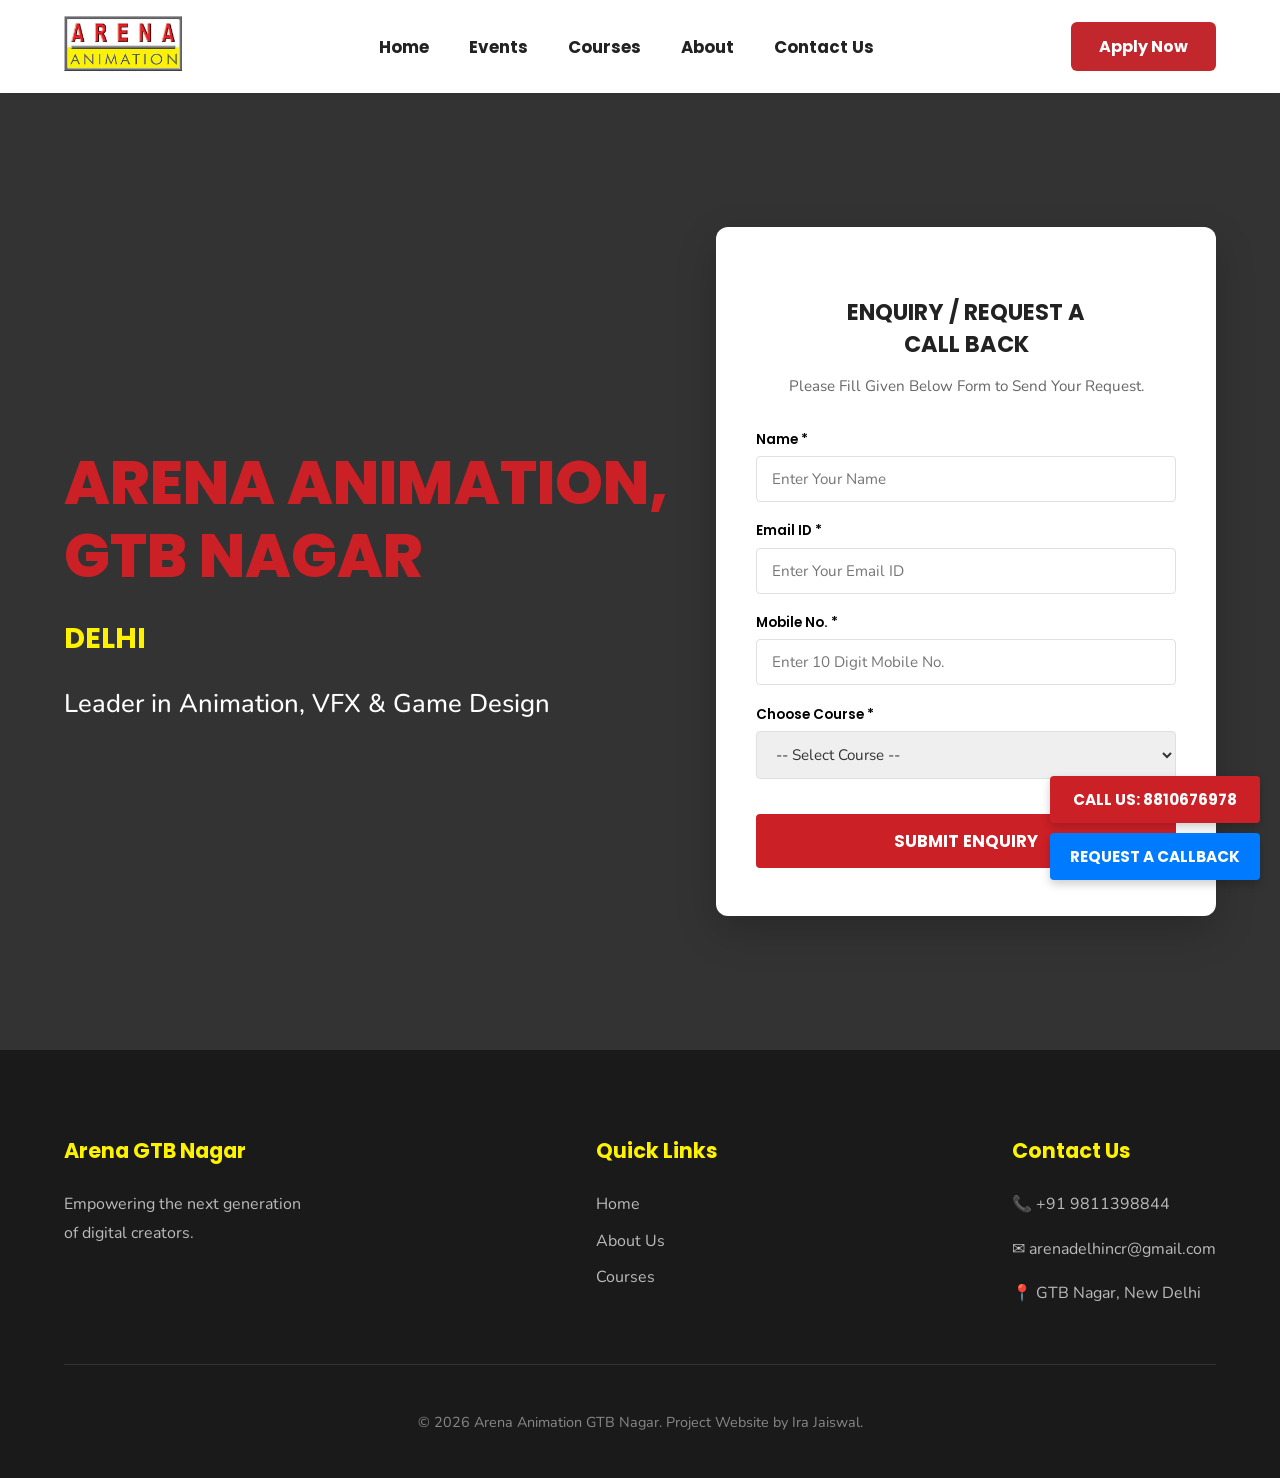
<file: contact.html>
<!DOCTYPE html>
<html lang="en">
<head>
    <meta charset="UTF-8">
    <meta name="viewport" content="width=device-width, initial-scale=1.0">
    <title>Contact Us - Arena Animation GTB Nagar</title>
    <link rel="preconnect" href="https://fonts.googleapis.com">
    <link rel="preconnect" href="https://fonts.gstatic.com" crossorigin>
    <link href="https://fonts.googleapis.com/css2?family=Nunito:wght@400;600&family=Poppins:wght@500;700;800&display=swap" rel="stylesheet">
    
    <link rel="stylesheet" href="contact.css">
</head>
<body>

    <header>
        <nav class="navbar">
            <div class="logo">
                <img src="img/logoaa.jpg" alt="Arena Animation Logo">
            </div>
            <ul class="nav-links">
                <li><a href="index.html">Home</a></li>
                <li><a href="event.html">Events</a></li>
                <li><a href="courses.html">Courses</a></li>
                <li><a href="about.html">About</a></li>
                <li><a href="contact.html">Contact Us</a></li>
            </ul>
            <a href="contact.html" class="btn-primary">Apply Now</a>
        </nav>
    </header>

    <section id="home" class="hero-section">
        <div class="hero-text">
            <h1>ARENA ANIMATION,<br>GTB NAGAR</h1>
            <h2>DELHI</h2>
            <p>Leader in Animation, VFX & Game Design</p>
        </div>
        <div class="hero-form-box">
            <h3>ENQUIRY / REQUEST A<br>CALL BACK</h3>
            <p class="form-subtitle">Please Fill Given Below Form to Send Your Request.</p>
            <form action="#" method="post">
                <div class="form-group">
                    <label>Name *</label>
                    <input type="text" placeholder="Enter Your Name" required>
                </div>
                <div class="form-group">
                    <label>Email ID *</label>
                    <input type="email" placeholder="Enter Your Email ID" required>
                </div>
                <div class="form-group">
                    <label>Mobile No. *</label>
                    <input type="tel" placeholder="Enter 10 Digit Mobile No." required>
                </div>
                <div class="form-group">
                    <label>Choose Course *</label>
                    <select required>
                        <option value="" disabled selected>-- Select Course --</option>
                        <optgroup label="Animation Programs">
                            <option value="Animation Prime">Animation Prime</option>
                            <option value="Animation Film Design">Animation Film Design</option>
                        </optgroup>
                        <optgroup label="Visual Effects (VFX) Programs">
                            <option value="VFX Prime">VFX Prime</option>
                            <option value="VFX Film Making">VFX Film Making</option>
                            <option value="Compositing & Editing">Compositing & Editing</option>
                        </optgroup>
                        <optgroup label="UI/UX & Web Design">
                            <option value="UI/UX Design">UI/UX Design</option>
                            <option value="GWDD">GWDD (Graphics, Web Design & Dev)</option>
                        </optgroup>
                        <optgroup label="Gaming Programs">
                            <option value="Game Art Program">Game Art Program</option>
                            <option value="Game Design">Game Design</option>
                        </optgroup>
                        <optgroup label="Digital Marketing & Broadcast">
                            <option value="Digital Advertising & Marketing">Digital Advertising & Marketing</option>
                            <option value="Broadcast Prime">Broadcast Prime</option>
                        </optgroup>
                        <optgroup label="Short-Term Certifications">
                            <option value="Print & Publishing Specialist">Print & Publishing Specialist</option>
                            <option value="Audio-Video Editing Pro">Audio-Video Editing Pro</option>
                            <option value="3D Architecture Visualization">3D Architecture Visualization</option>
                            <option value="Motion Graphics">Motion Graphics</option>
                        </optgroup>
                    </select>
                </div>
                <button type="submit" class="btn-submit">SUBMIT ENQUIRY</button>
            </form>
        </div>
    </section>

    <div class="floating-buttons">
        <a href="tel:8810676978" class="btn-float-red">CALL US: 8810676978</a>
        <a href="#home" class="btn-float-blue">REQUEST A CALLBACK</a>
    </div>

    <footer id="contact">
        <div class="footer-content">
            <div class="footer-section">
                <h3>Arena GTB Nagar</h3>
                <p>Empowering the next generation<br>of digital creators.</p>
            </div>
            <div class="footer-section">
                <h3>Quick Links</h3>
                <a href="index.html">Home</a>
                <a href="about.html">About Us</a>
                <a href="courses.html">Courses</a>
            </div>
            <div class="footer-section">
                <h3>Contact Us</h3>
                <p>📞 +91 9811398844</p>
                <p>✉ arenadelhincr@gmail.com</p>
                <p>📍 GTB Nagar, New Delhi</p>
            </div>
        </div>
        <div class="footer-bottom">
            <p>&copy; 2026 Arena Animation GTB Nagar. Project Website by Ira Jaiswal.</p>
        </div>
    </footer>

</body>
</html>
</file>
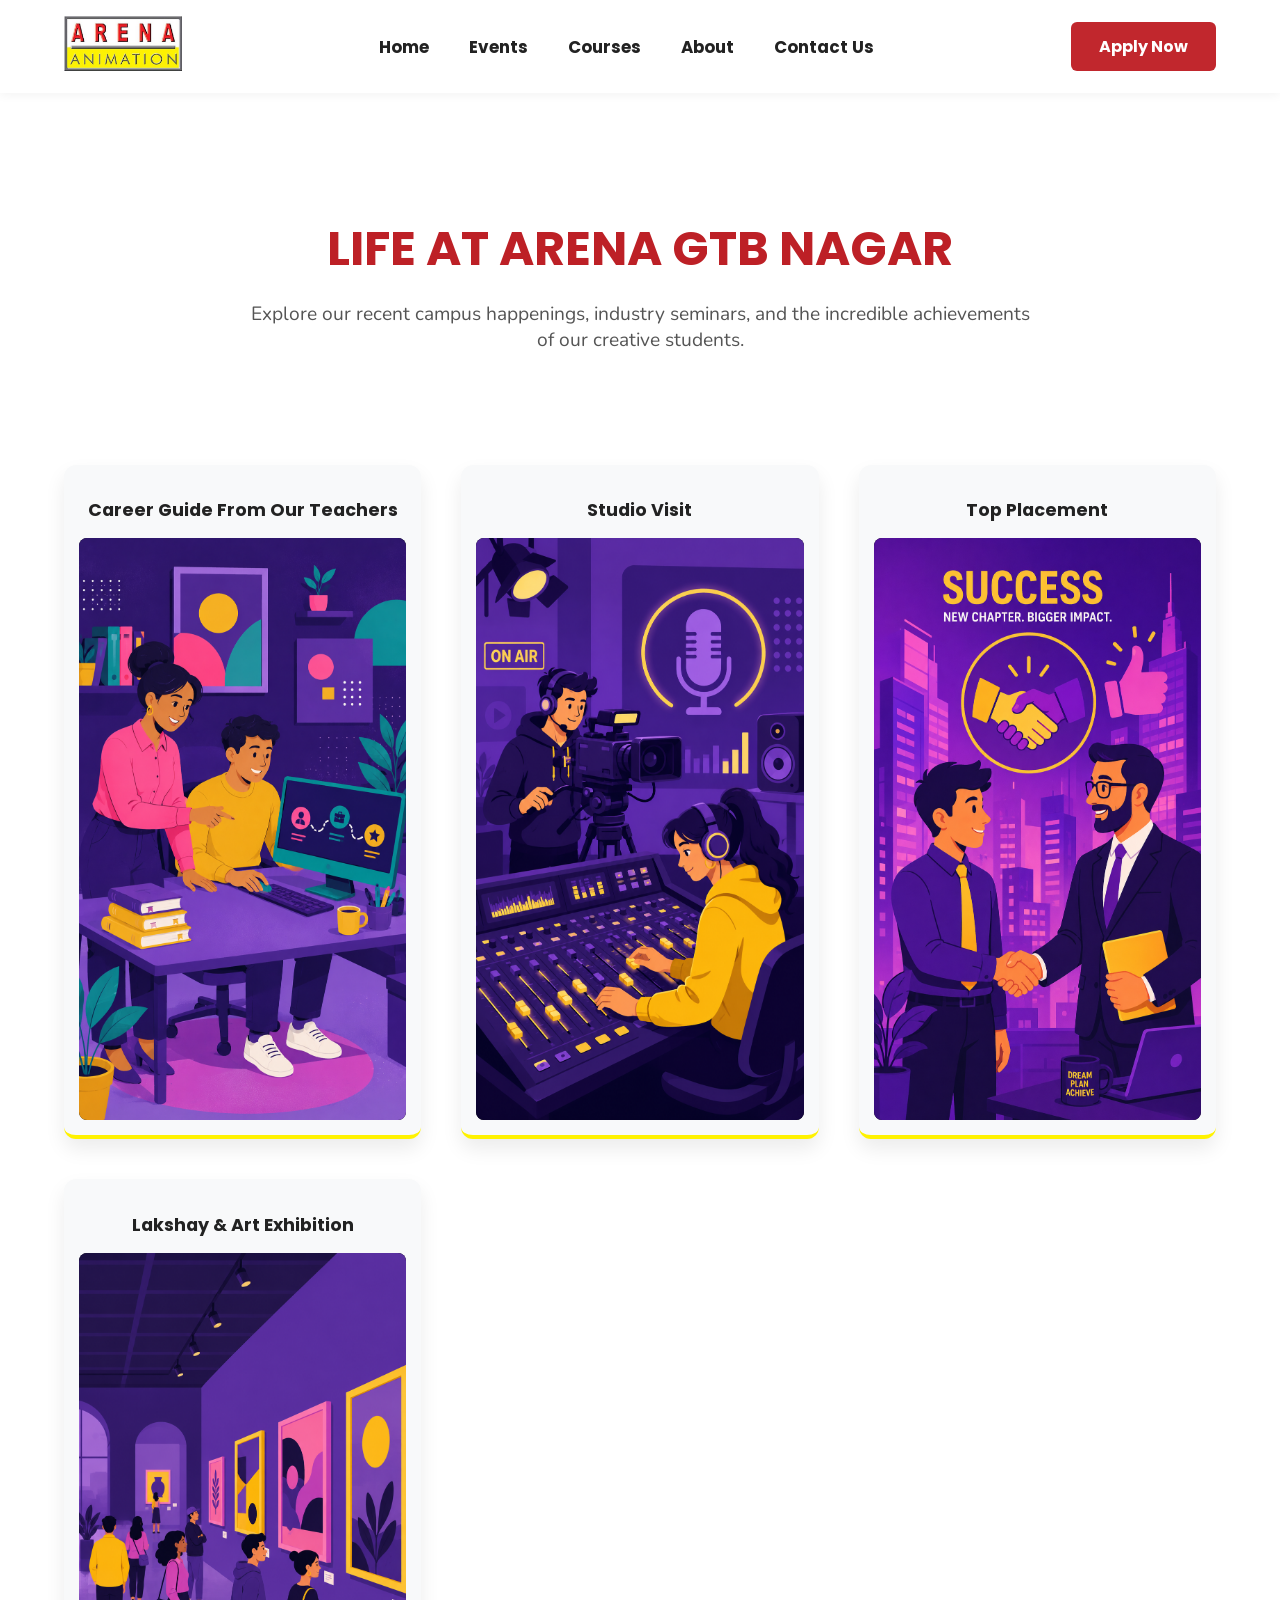
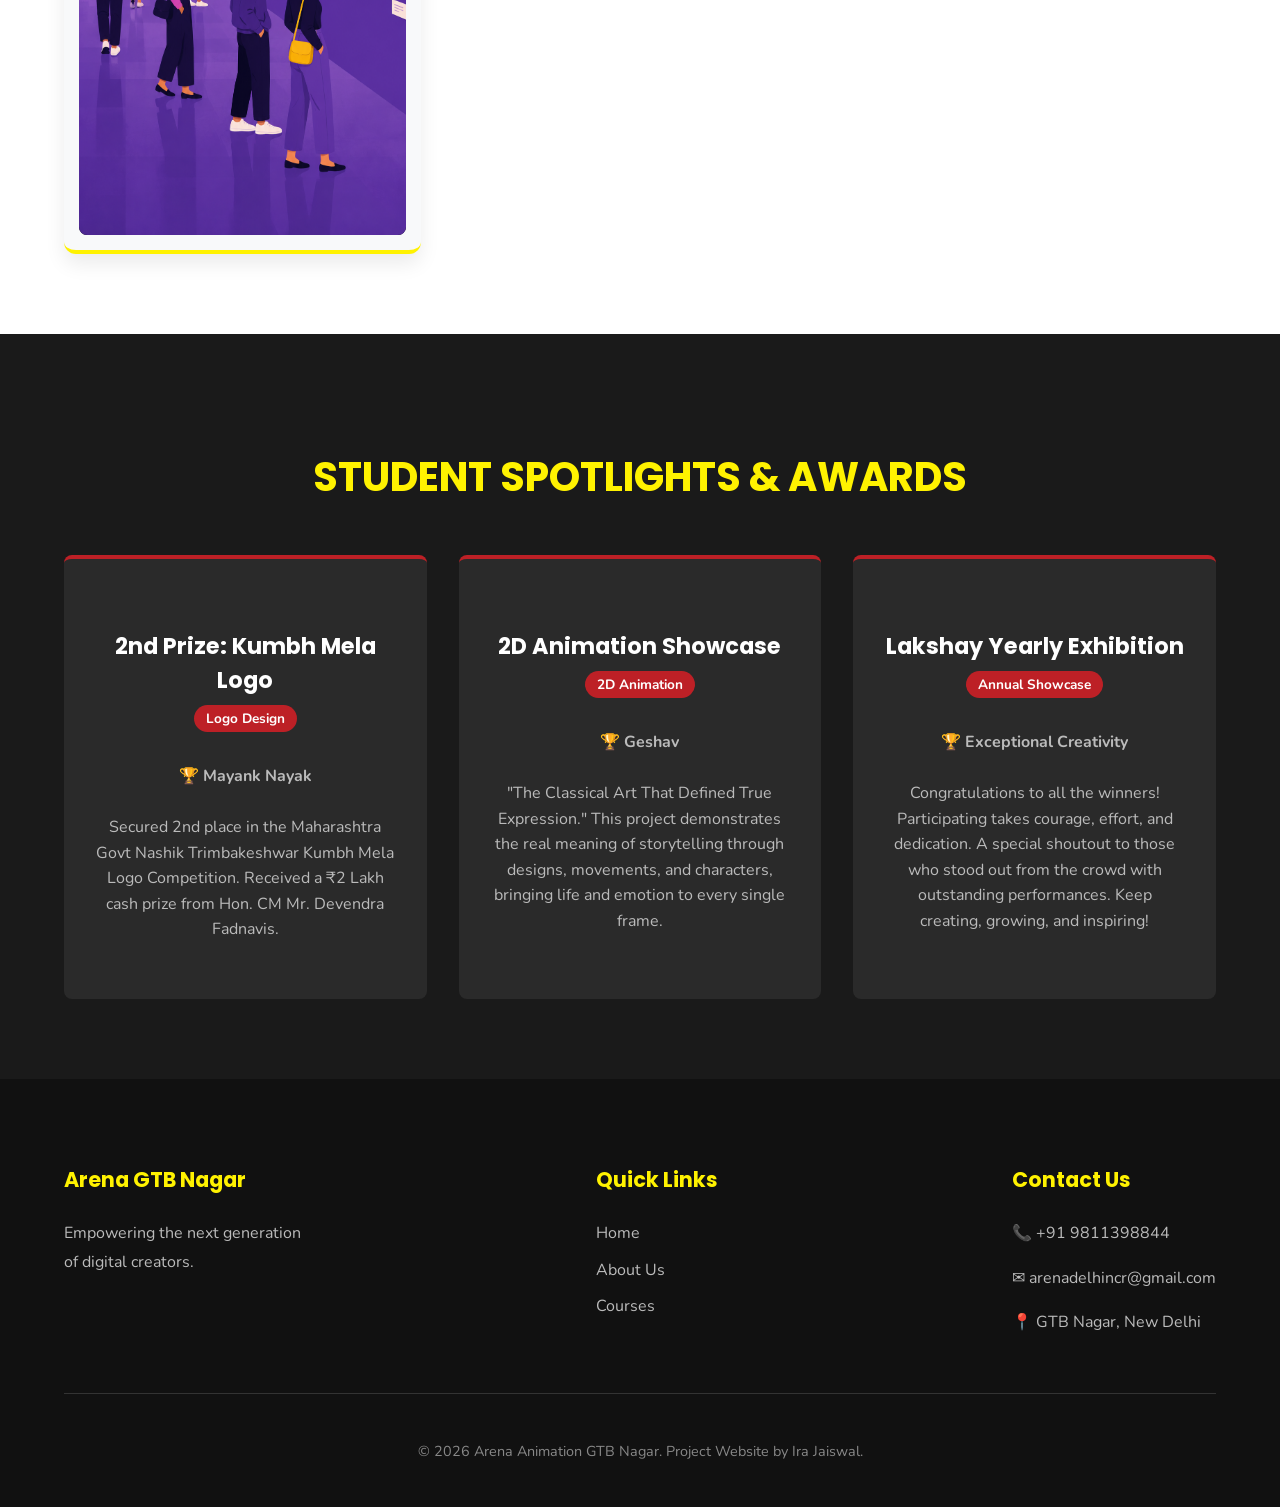
<file: event.html>
<!DOCTYPE html>
<html lang="en">
<head>
    <meta charset="UTF-8">
    <meta name="viewport" content="width=device-width, initial-scale=1.0">
    <title>Events & Achievements - Arena Animation GTB Nagar</title>
    <link rel="preconnect" href="https://fonts.googleapis.com">
    <link rel="preconnect" href="https://fonts.gstatic.com" crossorigin>
    <link href="https://fonts.googleapis.com/css2?family=Nunito:wght@400;600&family=Poppins:wght@500;700;800&display=swap" rel="stylesheet">
    
    <style>
        body {
            margin: 0;
            padding: 0;
            font-family: 'Nunito', sans-serif;
            background-color: #ffffff;
        }
        header {
            background-color: #ffffff;
            box-shadow: 0 2px 10px rgba(0,0,0,0.05);
            position: sticky;
            top: 0;
            z-index: 1000;
        }
        .navbar {
            display: flex;
            justify-content: space-between;
            align-items: center;
            padding: 1rem 5%;
            max-width: 1200px;
            margin: 0 auto;
        }
        .logo img {
            height: 55px;
        }
        .nav-links {
            list-style: none;
            display: flex;
            gap: 2.5rem;
            margin: 0;
            padding: 0;
        }
        .nav-links li a {
            text-decoration: none;
            color: #222222;
            font-family: 'Poppins', sans-serif;
            font-weight: 700;
            font-size: 1.05rem;
            transition: color 0.3s ease;
        }
        .nav-links li a:hover {
            color: #e50000;
        }
        .btn-primary {
            background-color: #c1272d;
            color: #ffffff;
            padding: 12px 28px;
            border-radius: 6px;
            text-decoration: none;
            font-family: 'Poppins', sans-serif;
            font-weight: 700;
            font-size: 1rem;
            transition: background-color 0.3s ease;
        }
        .btn-primary:hover {
            background-color: #9e1f24;
        }

        /* Events Hero */
        .events-header {
            text-align: center;
            padding: 5rem 5% 2rem;
        }
        .events-header h1 {
            font-family: 'Poppins', sans-serif;
            font-size: 3rem;
            color: #bd2026;
            margin-bottom: 1rem;
            text-transform: uppercase;
        }
        .events-header p {
            font-size: 1.2rem;
            color: #555555;
            max-width: 800px;
            margin: 0 auto;
        }

        .video-section {
            padding: 2rem 5% 5rem;
            max-width: 1200px;
            margin: 0 auto;
        }
        .video-grid {
            display: grid;
            grid-template-columns: repeat(auto-fit, minmax(260px, 1fr));
            gap: 2.5rem;
            margin-top: 3rem;
        }
        .video-card {
            background: #f8f9fa;
            border-radius: 12px;
            padding: 15px;
            box-shadow: 0 10px 20px rgba(0,0,0,0.08);
            border-bottom: 4px solid #fff200;
            transition: transform 0.3s ease;
        }
        .video-card:hover {
            transform: translateY(-5px);
            border-color: #bd2026;
        }
        .video-card h3 {
            font-family: 'Poppins', sans-serif;
            font-size: 1.1rem;
            color: #222222;
            text-align: center;
            margin-bottom: 15px;
        }
        .video-wrapper {
            position: relative;
            width: 100%;
            padding-bottom: 177.77%; 
            border-radius: 8px;
            overflow: hidden;
            background-color: #000;
        }
        .video-wrapper iframe {
            position: absolute;
            top: 0;
            left: 0;
            width: 100%;
            height: 100%;
            border: none;
        }

        /* Student Achievements Section */
        .achievements-section {
            background-color: #1a1a1a;
            padding: 5rem 5%;
            color: #ffffff;
        }
        .achievements-section h2 {
            font-family: 'Poppins', sans-serif;
            font-size: 2.5rem;
            text-align: center;
            color: #fff200;
            margin-bottom: 3rem;
            text-transform: uppercase;
        }
        .achievement-grid {
            display: grid;
            grid-template-columns: repeat(auto-fit, minmax(300px, 1fr));
            gap: 2rem;
            max-width: 1200px;
            margin: 0 auto;
        }
        .achievement-card {
            background-color: #2a2a2a;
            padding: 2.5rem 2rem;
            border-radius: 8px;
            text-align: center;
            border-top: 4px solid #bd2026;
        }
        .achievement-card h4 {
            font-family: 'Poppins', sans-serif;
            font-size: 1.4rem;
            color: #ffffff;
            margin-bottom: 0.5rem;
        }
        .achievement-card .tag {
            display: inline-block;
            background-color: #bd2026;
            color: #ffffff;
            font-size: 0.85rem;
            padding: 4px 12px;
            border-radius: 20px;
            margin-bottom: 1rem;
            font-weight: 700;
        }
        .achievement-card p {
            color: #bbbbbb;
            font-size: 1rem;
            line-height: 1.6;
        }

        /* Footer */
        footer {
            background-color: #111111;
            color: #ffffff;
            padding: 4rem 5% 2rem;
        }
        .footer-content {
            display: flex;
            justify-content: space-between;
            flex-wrap: wrap;
            gap: 2rem;
            margin-bottom: 3rem;
            max-width: 1200px;
            margin: 0 auto 3rem;
        }
        .footer-section h3 {
            font-family: 'Poppins', sans-serif;
            color: #fff200;
            margin-bottom: 1.5rem;
            font-size: 1.3rem;
        }
        .footer-section p, .footer-section a {
            color: #bbbbbb;
            line-height: 1.8;
            text-decoration: none;
            display: block;
            margin-bottom: 0.5rem;
        }
        .footer-section a:hover {
            color: #ffffff;
        }
        .footer-bottom {
            text-align: center;
            padding-top: 2rem;
            border-top: 1px solid #333333;
            color: #888888;
            font-size: 0.9rem;
        }
    </style>
</head>
<body>

    <header>
        <nav class="navbar">
            <div class="logo">
                <img src="img/logoaa.jpg" alt="Arena Animation Logo">
            </div>
            <ul class="nav-links">
                <li><a href="index.html">Home</a></li>
                <li><a href="events.html">Events</a></li>
                <li><a href="courses.html">Courses</a></li>
                <li><a href="about.html">About</a></li>
                <li><a href="contact.html">Contact Us</a></li>
            </ul>
            <a href="contact.html" class="btn-primary">Apply Now</a>
        </nav>
    </header>

    <section class="events-header">
        <h1>Life at Arena GTB Nagar</h1>
        <p>Explore our recent campus happenings, industry seminars, and the incredible achievements of our creative students.</p>
    </section>

    <section class="video-section">
      <div class="video-grid">
            
    <div class="video-card">
        <h3>Career Guide From Our Teachers</h3>
        <div class="video-wrapper">
            <a href="https://www.instagram.com/reel/DX6l7PwSIGr/?utm_source=ig_web_copy_link&igsh=MzRlODBiNWFlZA==/" target="_blank">
                <img src="img/guide.png" alt="Play Career Guide Video" 
                style="position: absolute; top: 0; left: 0; width: 100%; height: 100%; object-fit: cover;">
            </a>
        </div>
    </div>

    <div class="video-card">
        <h3>Studio Visit</h3>
        <div class="video-wrapper">
            <a href="https://www.instagram.com/reel/DXLocBCEuso/?utm_source=ig_web_copy_link&igsh=MzRlODBiNWFlZA==/" target="_blank">
                <img src="img/studio.png" alt="Play Studio Visit Video" 
                style="position: absolute; top: 0; left: 0; width: 100%; height: 100%; object-fit: cover;">
            </a>
        </div>
    </div>

    <div class="video-card">
        <h3>Top Placement</h3>
        <div class="video-wrapper">
            <a href="https://www.instagram.com/reel/DW6YV6rkmCY/?utm_source=ig_web_copy_link&igsh=MzRlODBiNWFlZA==/" target="_blank">
                <img src="img/place.png" alt="Play Top Placement Video" 
                style="position: absolute; top: 0; left: 0; width: 100%; height: 100%; object-fit: cover;">
            </a>
        </div>
    </div>

    <div class="video-card">
        <h3>Lakshay & Art Exhibition</h3>
        <div class="video-wrapper">
            <a href="https://www.instagram.com/reel/DWoi0YxEmCD/?utm_source=ig_web_copy_link&igsh=MzRlODBiNWFlZA==/" target="_blank">
                <img src="img/work.png" alt="Play Lakshay & Art Exhibition Video" 
                style="position: absolute; top: 0; left: 0; width: 100%; height: 100%; object-fit: cover;">
            </a>
        </div>
    </div>

</div>
    </section>

    <!-- Student Achievements Section -->
    <section class="achievements-section">
        <h2>Student Spotlights & Awards</h2>
        <div class="achievement-grid">
            
            <div class="achievement-card">
                <h4>2nd Prize: Kumbh Mela Logo</h4>
                <span class="tag">Logo Design</span>
                <p>
                <strong>🏆 Mayank Nayak</strong><br><br>
                 Secured 2nd place in the Maharashtra Govt Nashik Trimbakeshwar Kumbh Mela Logo Competition. 
                 Received a ₹2 Lakh cash prize from Hon. CM Mr. Devendra Fadnavis.
               </p>
            </div>

            <div class="achievement-card">
                <h4>2D Animation Showcase</h4>
                <span class="tag">2D Animation</span>
                <p>
                <strong>🏆 Geshav</strong><br><br>
                "The Classical Art That Defined True Expression." This project demonstrates the real meaning of 
                storytelling through designs, movements, and characters, bringing life and emotion to every single frame.
             </p>
                
            </div>

            <div class="achievement-card">
                <h4>Lakshay Yearly Exhibition</h4>
                <span class="tag">Annual Showcase</span>
                <p>
                <strong>🏆 Exceptional Creativity</strong><br><br>
                 Congratulations to all the winners! Participating takes courage, effort, and dedication. 
                 A special shoutout to those who stood out from the crowd with outstanding performances.
                 Keep creating, growing, and inspiring!
             </p>
                
            </div>

        </div>
    </section>

    <footer id="contact">
        <div class="footer-content">
            <div class="footer-section">
                <h3>Arena GTB Nagar</h3>
                <p>Empowering the next generation<br>of digital creators.</p>
            </div>
            <div class="footer-section">
                <h3>Quick Links</h3>
                <a href="index.html">Home</a>
                <a href="about.html">About Us</a>
                <a href="courses.html">Courses</a>
            </div>
            <div class="footer-section">
                <h3>Contact Us</h3>
                <p>📞 +91 9811398844</p>
                <p>✉ arenadelhincr@gmail.com</p>
                <p>📍 GTB Nagar, New Delhi</p>
            </div>
        </div>
        <div class="footer-bottom">
            <p>&copy; 2026 Arena Animation GTB Nagar. Project Website by Ira Jaiswal.</p>
        </div>
    </footer>

</body>
</html>
</file>
<file: contact.css>
body {
    margin: 0;
    padding: 0;
    font-family: 'Nunito', sans-serif;
    background-color: #f8f9fa;
}
header {
    background-color: #ffffff;
    box-shadow: 0 2px 10px rgba(0,0,0,0.05);
    position: sticky;
    top: 0;
    z-index: 1000;
}
.navbar {
    display: flex;
    justify-content: space-between;
    align-items: center;
    padding: 1rem 5%;
    max-width: 1200px;
    margin: 0 auto;
}
.logo img {
    height: 55px;
}
.nav-links {
    list-style: none;
    display: flex;
    gap: 2.5rem;
    margin: 0;
    padding: 0;
}
.nav-links li a {
    text-decoration: none;
    color: #222222;
    font-family: 'Poppins', sans-serif;
    font-weight: 700;
    font-size: 1.05rem;
    transition: color 0.3s ease;
}
.nav-links li a:hover {
    color: #e50000;
}
.btn-primary {
    background-color: #c1272d;
    color: #ffffff;
    padding: 12px 28px;
    border-radius: 6px;
    text-decoration: none;
    font-family: 'Poppins', sans-serif;
    font-weight: 700;
    font-size: 1rem;
    transition: background-color 0.3s ease;
}
.btn-primary:hover {
    background-color: #9e1f24;
}

.hero-section {
    background-color: #333333;
    padding: 6rem 5%;
    display: flex;
    justify-content: space-between;
    align-items: center;
    gap: 3rem;
    min-height: 85vh;
}
.hero-text {
    flex: 1;
    max-width: 650px;
}
.hero-text h1 {
    font-family: 'Poppins', sans-serif;
    font-size: 3.8rem;
    color: #cc2027;
    line-height: 1.2;
    margin-bottom: 1rem;
    text-transform: uppercase;
    font-weight: 800;
}
.hero-text h2 {
    font-family: 'Poppins', sans-serif;
    font-size: 1.8rem;
    color: #fff200;
    margin-bottom: 1rem;
    text-transform: uppercase;
    font-weight: 700;
}
.hero-text p {
    font-family: 'Nunito', sans-serif;
    font-size: 1.6rem;
    color: #ffffff;
    font-weight: 500;
}
.hero-form-box {
    background-color: #ffffff;
    padding: 3rem 2.5rem;
    border-radius: 12px;
    width: 100%;
    max-width: 420px;
    box-shadow: 0 15px 40px rgba(0,0,0,0.2);
}
.hero-form-box h3 {
    font-family: 'Poppins', sans-serif;
    font-size: 1.4rem;
    color: #222222;
    text-align: center;
    margin-bottom: 0.5rem;
    text-transform: uppercase;
    line-height: 1.4;
}
.hero-form-box p.form-subtitle {
    font-family: 'Nunito', sans-serif;
    font-size: 0.95rem;
    color: #666666;
    text-align: center;
    margin-bottom: 2rem;
    line-height: 1.5;
}
.hero-form-box .form-group {
    margin-bottom: 1.2rem;
}
.hero-form-box label {
    display: block;
    font-family: 'Poppins', sans-serif;
    font-size: 0.85rem;
    font-weight: 600;
    color: #000000;
    margin-bottom: 0.4rem;
}
.hero-form-box input, 
.hero-form-box select {
    width: 100%;
    padding: 12px 15px;
    border: 1px solid #e0e0e0;
    border-radius: 4px;
    font-family: 'Nunito', sans-serif;
    font-size: 0.95rem;
    color: #333333;
    outline: none;
    box-sizing: border-box;
}
.hero-form-box input:focus, 
.hero-form-box select:focus {
    border-color: #cc2027;
}
.hero-form-box .btn-submit {
    width: 100%;
    background-color: #cc2027;
    color: #ffffff;
    padding: 14px;
    border: none;
    border-radius: 4px;
    font-family: 'Poppins', sans-serif;
    font-size: 1.05rem;
    font-weight: 700;
    margin-top: 1rem;
    cursor: pointer;
    text-transform: uppercase;
}
.floating-buttons {
    position: fixed;
    bottom: 20px;
    right: 20px;
    display: flex;
    flex-direction: column;
    gap: 10px;
    z-index: 999;
}
.floating-buttons a {
    font-family: 'Poppins', sans-serif;
    color: #ffffff;
    text-decoration: none;
    padding: 12px 20px;
    font-weight: 700;
    font-size: 0.95rem;
    text-align: center;
    border-radius: 4px;
    box-shadow: 0 4px 10px rgba(0,0,0,0.2);
}
.btn-float-red {
    background-color: #cc2027;
}
.btn-float-blue {
    background-color: #007bff;
}
.map-container {
    width: 100%;
    height: 400px;
    background-color: #f8f9fa;
}
.map-container iframe {
    width: 100%;
    height: 100%;
    border: none;
}
.contact-info-box iframe {
    width: 100%;
    height: 350px;
    border: none;
    border-radius: 8px;
    margin-top: 20px;
}

footer {
    background-color: #1a1a1a;
    color: #ffffff;
    padding: 4rem 5% 2rem;
    font-family: 'Nunito', sans-serif;
}
.footer-content {
    display: flex;
    justify-content: space-between;
    flex-wrap: wrap;
    gap: 2rem;
    margin-bottom: 3rem;
    max-width: 1200px;
    margin: 0 auto 3rem;
}
.footer-section h3 {
    font-family: 'Poppins', sans-serif;
    color: #fff200;
    margin-bottom: 1.5rem;
    font-size: 1.3rem;
}
.footer-section p, .footer-section a {
    color: #bbbbbb;
    line-height: 1.8;
    text-decoration: none;
    display: block;
    margin-bottom: 0.5rem;
}
.footer-section a:hover {
    color: #ffffff;
}
.footer-bottom {
    text-align: center;
    padding-top: 2rem;
    border-top: 1px solid #333333;
    color: #888888;
    font-size: 0.9rem;
}
</file>
